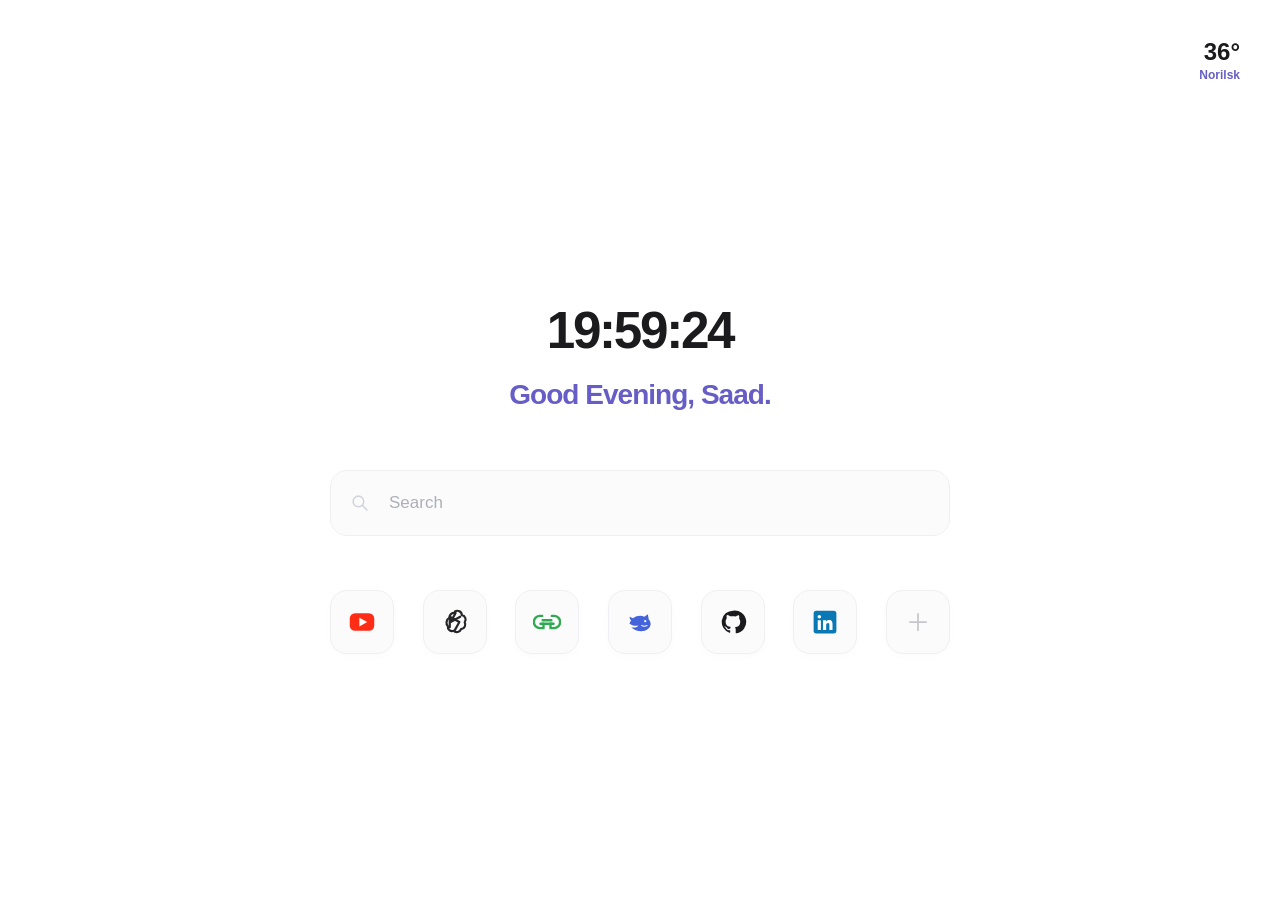
<file: Homework_3/Search_server/static/index.html>
<!doctype html>
<html lang="en">
  <head>
    <meta charset="UTF-8" />
    <meta name="viewport" content="width=device-width, initial-scale=1.0" />
    <meta name="theme-color" content="#ffffff" />
    <title>Search</title>
    <style>
:root {
  font-family: Inter, Arial, Helvetica, sans-serif;
  color: #1b1b1e;
  background: #ffffff;
  font-synthesis: none;
  text-rendering: optimizeLegibility;
  -webkit-font-smoothing: antialiased;
}

*,
*::before,
*::after {
  box-sizing: border-box;
}

body {
  min-width: 320px;
  min-height: 100vh;
  margin: 0;
}

button,
input {
  font: inherit;
}

button {
  cursor: pointer;
}

.visually-hidden {
  position: absolute;
  width: 1px;
  height: 1px;
  padding: 0;
  margin: -1px;
  overflow: hidden;
  clip: rect(0, 0, 0, 0);
  white-space: nowrap;
  border: 0;
}

.site-header {
  position: absolute;
  z-index: 1;
  top: 40px;
  right: 40px;
}

.weather {
  display: flex;
  flex-direction: column;
  align-items: flex-end;
  gap: 4px;
}

.weather__temperature {
  font-size: 24px;
  font-weight: 700;
  line-height: 1;
}

.weather__city {
  color: #6760c5;
  font-size: 12px;
  font-weight: 600;
  line-height: 1.3;
}

.page-content {
  display: flex;
  min-height: 100vh;
  min-height: 100svh;
  flex-direction: column;
  align-items: center;
  padding: clamp(220px, 33.5vh, 420px) 24px 64px;
}

.welcome {
  text-align: center;
}

.welcome__clock {
  display: block;
  font-size: clamp(48px, 4vw, 64px);
  font-variant-numeric: tabular-nums;
  font-weight: 700;
  letter-spacing: -0.045em;
  line-height: 1.12;
  white-space: nowrap;
}

.welcome__greeting {
  margin: 18px 0 0;
  color: #665ec6;
  font-size: 28px;
  font-weight: 700;
  letter-spacing: -0.035em;
  line-height: 1.25;
}

.search-area {
  width: min(100%, 620px);
  margin-top: 58px;
}

.search-form {
  display: flex;
  height: 66px;
  align-items: center;
  overflow: hidden;
  border: 1px solid #f0f0f2;
  border-radius: 17px;
  background: #fbfbfc;
  transition: border-color 150ms ease, box-shadow 150ms ease;
}

.search-form:focus-within {
  border-color: #a9a4e6;
  box-shadow: 0 0 0 4px #6760c51a;
}

.search-form__button {
  display: grid;
  width: 58px;
  height: 100%;
  flex: none;
  place-items: center;
  border: 0;
  background: transparent;
}

.search-form__button svg {
  display: block;
  width: 20px;
  height: 20px;
}

.search-form__input {
  width: 100%;
  height: 100%;
  padding: 0 18px 0 0;
  border: 0;
  outline: 0;
  background: transparent;
  color: #25252b;
  font-size: 17px;
}

.search-form__input::placeholder {
  color: #aeb0b6;
  opacity: 1;
}

.search-form__input::-webkit-search-cancel-button {
  cursor: pointer;
}

.shortcuts {
  display: flex;
  align-items: center;
  justify-content: space-between;
  gap: 14px;
  padding: 0;
  margin: 54px 0 0;
  list-style: none;
}

.shortcuts__item {
  flex: none;
}

.shortcut {
  display: grid;
  width: 64px;
  height: 64px;
  place-items: center;
  border: 1px solid #f0f0f2;
  border-radius: 17px;
  background: #fbfbfc;
  box-shadow: 0 2px 8px #00000005;
  color: #c6c6cc;
  text-decoration: none;
  transition: transform 150ms ease, border-color 150ms ease, box-shadow 150ms ease;
}

.shortcut:hover {
  transform: translateY(-3px);
  border-color: #d8d5f2;
  box-shadow: 0 6px 18px #0000000d;
}

.shortcut:focus-visible,
.search-form__button:focus-visible,
.shortcut-dialog button:focus-visible,
.shortcut-dialog input:focus-visible {
  outline: 3px solid #6760c5;
  outline-offset: 3px;
}

.shortcut svg {
  display: block;
  width: 28px;
  height: 28px;
}

.shortcut--add {
  padding: 0;
}

.shortcut--custom {
  color: #665ec6;
  font-size: 26px;
  font-weight: 700;
  text-transform: uppercase;
}

.shortcut-dialog {
  width: min(400px, calc(100% - 32px));
  padding: 28px;
  border: 1px solid #e9e8ef;
  border-radius: 20px;
  box-shadow: 0 24px 70px #18172924;
}

.shortcut-dialog::backdrop {
  background: #1b1b1e66;
}

.shortcut-dialog form {
  display: flex;
  flex-direction: column;
  gap: 10px;
}

.shortcut-dialog h2 {
  margin: 0 0 10px;
  font-size: 22px;
}

.shortcut-dialog label {
  font-size: 14px;
  font-weight: 600;
}

.shortcut-dialog input {
  width: 100%;
  height: 44px;
  padding: 0 12px;
  margin-bottom: 8px;
  border: 1px solid #dedee4;
  border-radius: 10px;
}

.shortcut-dialog__error {
  margin: 0;
  color: #b42536;
  font-size: 13px;
}

.shortcut-dialog__actions {
  display: flex;
  justify-content: flex-end;
  gap: 10px;
  margin-top: 10px;
}

.shortcut-dialog__actions button {
  min-width: 76px;
  padding: 10px 14px;
  border: 1px solid #dedee4;
  border-radius: 9px;
  background: #ffffff;
}

.shortcut-dialog__actions button[type="submit"] {
  border-color: #665ec6;
  background: #665ec6;
  color: #ffffff;
}

@media (max-width: 600px) {
  .site-header {
    top: 26px;
    right: 24px;
  }

  .weather__temperature {
    font-size: 19px;
  }

  .weather__city {
    font-size: 10px;
  }

  .page-content {
    padding: clamp(190px, 35vh, 330px) 24px 48px;
  }

  .welcome__clock {
    font-size: clamp(34px, 10.8vw, 44px);
  }

  .welcome__greeting {
    margin-top: 10px;
    font-size: clamp(17px, 4.8vw, 20px);
  }

  .search-area {
    width: min(100%, 343px);
    margin-top: clamp(150px, 25vh, 220px);
  }

  .search-form {
    height: 56px;
    border-radius: 14px;
  }

  .search-form__button {
    width: 50px;
  }

  .search-form__button svg {
    width: 18px;
    height: 18px;
  }

  .search-form__input {
    font-size: 15px;
  }

  .shortcuts {
    justify-content: flex-start;
    gap: 20px;
    padding: 0 0 8px;
    margin-top: 20px;
    overflow-x: auto;
    scrollbar-width: none;
  }

  .shortcuts::-webkit-scrollbar {
    display: none;
  }

  .shortcut {
    width: 52px;
    height: 52px;
    border-radius: 14px;
  }

  .shortcut svg {
    width: 25px;
    height: 25px;
  }
}

@media (prefers-reduced-motion: reduce) {
  .search-form,
  .shortcut {
    transition: none;
  }
}

    </style>
  </head>
  <body>
    <header class="site-header">
      <div class="weather" aria-label="Weather in Norilsk">
        <span class="weather__temperature">36°</span>
        <span class="weather__city">Norilsk</span>
      </div>
    </header>

    <main class="page-content">
      <section class="welcome" aria-label="Welcome">
        <time class="welcome__clock" id="clock">09:11:01</time>
        <h1 class="welcome__greeting" id="greeting">Good Morning, Saad.</h1>
      </section>

      <section class="search-area" aria-label="Search and shortcuts">
        <form class="search-form" action="https://www.google.com/search" method="get" role="search">
          <button class="search-form__button" type="submit" aria-label="Search Google">
            <svg aria-hidden="true" focusable="false" xmlns="http://www.w3.org/2000/svg" width="64" height="64" viewBox="0 0 64 64" fill="none" role="img" aria-labelledby="title">
  <title id="title">Лупа</title>
  <circle cx="27" cy="27" r="17" stroke="#D1D5DB" stroke-width="5"/>
  <path d="m40 40 14 14" stroke="#D1D5DB" stroke-width="5" stroke-linecap="round"/>
</svg>
          </button>
          <label class="visually-hidden" for="search-query">Search Google</label>
          <input
            class="search-form__input"
            id="search-query"
            name="q"
            type="search"
            placeholder="Search"
            autocomplete="off"
            required
          />
        </form>

        <nav aria-label="Quick links">
          <ul class="shortcuts" id="shortcuts">
            <li class="shortcuts__item">
              <a class="shortcut" href="https://www.youtube.com/" aria-label="YouTube" title="YouTube">
                <svg aria-hidden="true" focusable="false" xmlns="http://www.w3.org/2000/svg" viewBox="0 0 32 32">
  <rect x="2" y="6" width="28" height="20" rx="6" fill="#ff2d16"/>
  <path d="m13 11 9 5-9 5z" fill="#fff"/>
</svg>
              </a>
            </li>
            <li class="shortcuts__item">
              <a class="shortcut" href="https://chatgpt.com/" aria-label="ChatGPT" title="ChatGPT">
                <svg aria-hidden="true" focusable="false" xmlns="http://www.w3.org/2000/svg" viewBox="0 0 32 32" fill="none" stroke="#262629" stroke-width="2.5" stroke-linecap="round" stroke-linejoin="round">
  <path d="M16 4c3.1-2.1 7.8.2 7.8 4.1 3.7.4 5.7 5.3 3.3 8.2 1.8 3.3-.4 7.6-4.2 7.9-1.2 3.6-6.1 4.5-8.5 1.8-3.4 1.5-7.2-1.5-6.5-5.2-2.6-2.6-2.1-7.7 1.6-9.3-.3-3.8 3.5-7.1 7.2-5.6z"/>
  <path d="m10 10 11 6-5 9M22 10l-11 6 5-9M10 22V10l11 6"/>
</svg>
              </a>
            </li>
            <li class="shortcuts__item">
              <a class="shortcut" href="https://www.geeksforgeeks.org/" aria-label="GeeksforGeeks" title="GeeksforGeeks">
                <svg aria-hidden="true" focusable="false" xmlns="http://www.w3.org/2000/svg" viewBox="0 0 32 32">
  <path d="M10.5 9H8a7 7 0 1 0 0 14h4v-5H8.5" fill="none" stroke="#30a952" stroke-width="2.7" stroke-linecap="round" stroke-linejoin="round"/>
  <path d="M21.5 9H24a7 7 0 1 1 0 14h-4v-5h3.5" fill="none" stroke="#30a952" stroke-width="2.7" stroke-linecap="round" stroke-linejoin="round"/>
  <path d="M11 14h10M11 18h10" stroke="#30a952" stroke-width="2.7" stroke-linecap="round"/>
</svg>
              </a>
            </li>
            <li class="shortcuts__item">
              <a class="shortcut" href="https://chat.deepseek.com/" aria-label="DeepSeek" title="DeepSeek">
                <svg aria-hidden="true" focusable="false" xmlns="http://www.w3.org/2000/svg" viewBox="0 0 32 32">
  <path d="M4 18c2-7 10-11 17-8l4-3 1 6c3 3 3 8-1 11-5 4-14 3-19-2 4 1 7 .1 8-2-4 1-7 0-10-2z" fill="#4564db"/>
  <path d="M7 15c-2-1-3-3-3-5 3 1 5 2 6 4" fill="#4564db"/>
  <circle cx="22" cy="15" r="1.3" fill="#fff"/>
  <path d="M18 20c2 1 4 1 6 0" fill="none" stroke="#fff" stroke-width="1.2" stroke-linecap="round"/>
</svg>
              </a>
            </li>
            <li class="shortcuts__item">
              <a class="shortcut" href="https://github.com/" aria-label="GitHub" title="GitHub">
                <svg aria-hidden="true" focusable="false" xmlns="http://www.w3.org/2000/svg" viewBox="0 0 32 32">
  <path d="M16 3a13 13 0 0 0-4.1 25.3c.65.12.9-.28.9-.63v-2.3c-3.7.8-4.48-1.56-4.48-1.56-.6-1.52-1.47-1.92-1.47-1.92-1.2-.82.09-.8.09-.8 1.32.09 2.02 1.35 2.02 1.35 1.17 2 3.06 1.42 3.8 1.08.12-.85.46-1.42.84-1.75-2.95-.34-6.05-1.48-6.05-6.57 0-1.45.52-2.64 1.35-3.57-.13-.33-.58-1.69.13-3.52 0 0 1.1-.35 3.58 1.36A12.5 12.5 0 0 1 16 9.36c1.1 0 2.2.15 3.23.44 2.48-1.71 3.57-1.36 3.57-1.36.71 1.83.26 3.19.13 3.52.84.93 1.35 2.12 1.35 3.57 0 5.1-3.1 6.23-6.07 6.56.48.42.9 1.23.9 2.49v3.69c0 .35.24.76.91.63A13 13 0 0 0 16 3z" fill="#1b1b1e"/>
</svg>
              </a>
            </li>
            <li class="shortcuts__item">
              <a class="shortcut" href="https://www.linkedin.com/" aria-label="LinkedIn" title="LinkedIn">
                <svg aria-hidden="true" focusable="false" xmlns="http://www.w3.org/2000/svg" viewBox="0 0 32 32">
  <rect x="3" y="3" width="26" height="26" rx="3" fill="#0a78b5"/>
  <circle cx="9.5" cy="10" r="2" fill="#fff"/>
  <path d="M7.7 14h3.6v11H7.7zm6 0h3.5v1.5c.7-1.1 1.8-1.8 3.4-1.8 3.3 0 4 2.1 4 5V25H21v-5.7c0-1.2-.4-2.1-1.6-2.1-1.4 0-2.1 1-2.1 2.4V25h-3.6z" fill="#fff"/>
</svg>
              </a>
            </li>
            <li class="shortcuts__item shortcuts__item--add">
              <button class="shortcut shortcut--add" id="add-shortcut" type="button" aria-label="Add shortcut" title="Add shortcut">
                <svg viewBox="0 0 24 24" width="24" height="24" aria-hidden="true">
                  <path d="M12 5v14M5 12h14" fill="none" stroke="currentColor" stroke-width="1.5" stroke-linecap="round" />
                </svg>
              </button>
            </li>
          </ul>
        </nav>
      </section>
    </main>

    <dialog class="shortcut-dialog" id="shortcut-dialog" aria-labelledby="dialog-title">
      <form id="shortcut-form">
        <h2 id="dialog-title">Add a shortcut</h2>
        <label for="shortcut-name">Name</label>
        <input id="shortcut-name" name="name" type="text" maxlength="24" required />
        <label for="shortcut-url">Website URL</label>
        <input id="shortcut-url" name="url" type="url" placeholder="https://example.com" required />
        <p class="shortcut-dialog__error" id="shortcut-error" role="alert" hidden>Enter a valid http or https URL.</p>
        <div class="shortcut-dialog__actions">
          <button type="button" id="cancel-shortcut">Cancel</button>
          <button type="submit">Add</button>
        </div>
      </form>
    </dialog>
    <script>
const clock = document.querySelector('#clock');
const greeting = document.querySelector('#greeting');
const shortcuts = document.querySelector('#shortcuts');
const addButton = document.querySelector('#add-shortcut');
const dialog = document.querySelector('#shortcut-dialog');
const shortcutForm = document.querySelector('#shortcut-form');
const cancelButton = document.querySelector('#cancel-shortcut');
const errorMessage = document.querySelector('#shortcut-error');
const shortcutName = document.querySelector('#shortcut-name');
const shortcutUrl = document.querySelector('#shortcut-url');
const storageKey = 'search-page-shortcuts';

function updateClock() {
  const now = new Date();
  clock.textContent = new Intl.DateTimeFormat('en-GB', {
    hour: '2-digit',
    minute: '2-digit',
    second: '2-digit',
    hour12: false,
  }).format(now);
  clock.dateTime = now.toISOString();

  const hour = now.getHours();
  const partOfDay = hour < 12 ? 'Morning' : hour < 18 ? 'Afternoon' : 'Evening';
  greeting.textContent = `Good ${partOfDay}, Saad.`;
}

function createShortcut(name, url) {
  const item = document.createElement('li');
  item.className = 'shortcuts__item';

  const link = document.createElement('a');
  link.className = 'shortcut shortcut--custom';
  link.href = url;
  link.title = name;
  link.setAttribute('aria-label', name);
  link.textContent = name.trim().charAt(0);

  item.append(link);
  shortcuts.insertBefore(item, addButton.parentElement);
}

function readSavedShortcuts() {
  try {
    const saved = JSON.parse(localStorage.getItem(storageKey) || '[]');
    if (Array.isArray(saved)) {
      for (const entry of saved) {
        if (entry && typeof entry.name === 'string' && typeof entry.url === 'string') {
          try {
            const url = new URL(entry.url);
            if (url.protocol === 'http:' || url.protocol === 'https:') {
              createShortcut(entry.name, url.href);
            }
          } catch {
            // Skip only the invalid entry, keeping the other saved shortcuts.
          }
        }
      }
    }
  } catch {
    // Keep the default shortcuts available if local storage is disabled or invalid.
  }
}

updateClock();
setInterval(updateClock, 1000);
readSavedShortcuts();

addButton.addEventListener('click', () => {
  shortcutForm.reset();
  errorMessage.hidden = true;
  dialog.showModal();
  shortcutName.focus();
});

cancelButton.addEventListener('click', () => dialog.close());

shortcutForm.addEventListener('submit', (event) => {
  event.preventDefault();
  const name = shortcutName.value.trim();
  const rawUrl = shortcutUrl.value.trim();

  try {
    const url = new URL(rawUrl);
    if (!name || (url.protocol !== 'http:' && url.protocol !== 'https:')) {
      throw new Error('Invalid shortcut');
    }

    createShortcut(name, url.href);
    try {
      const saved = JSON.parse(localStorage.getItem(storageKey) || '[]');
      localStorage.setItem(storageKey, JSON.stringify([...saved, { name, url: url.href }]));
    } catch {
      // The shortcut still works for this visit if storage is unavailable.
    }
    dialog.close();
  } catch {
    errorMessage.hidden = false;
  }
});

  </script>
  </body>
</html>
</file>
